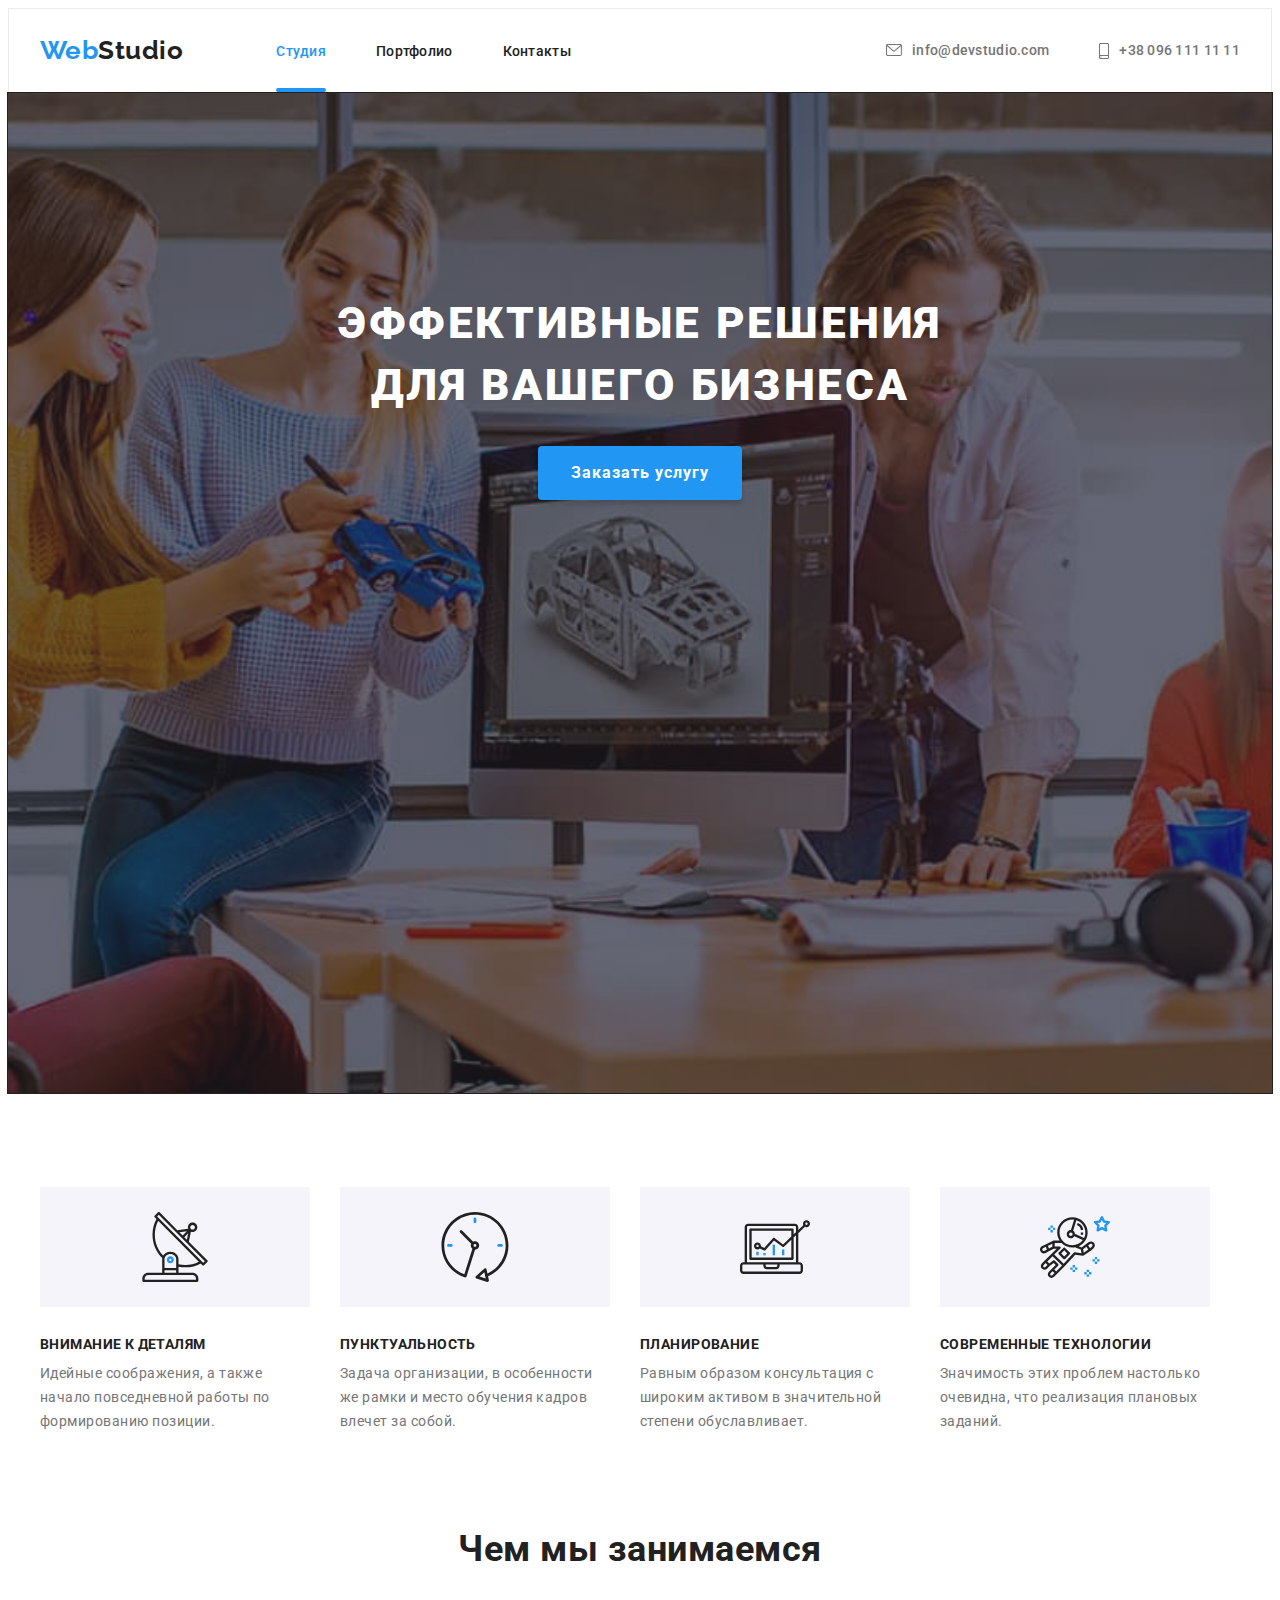
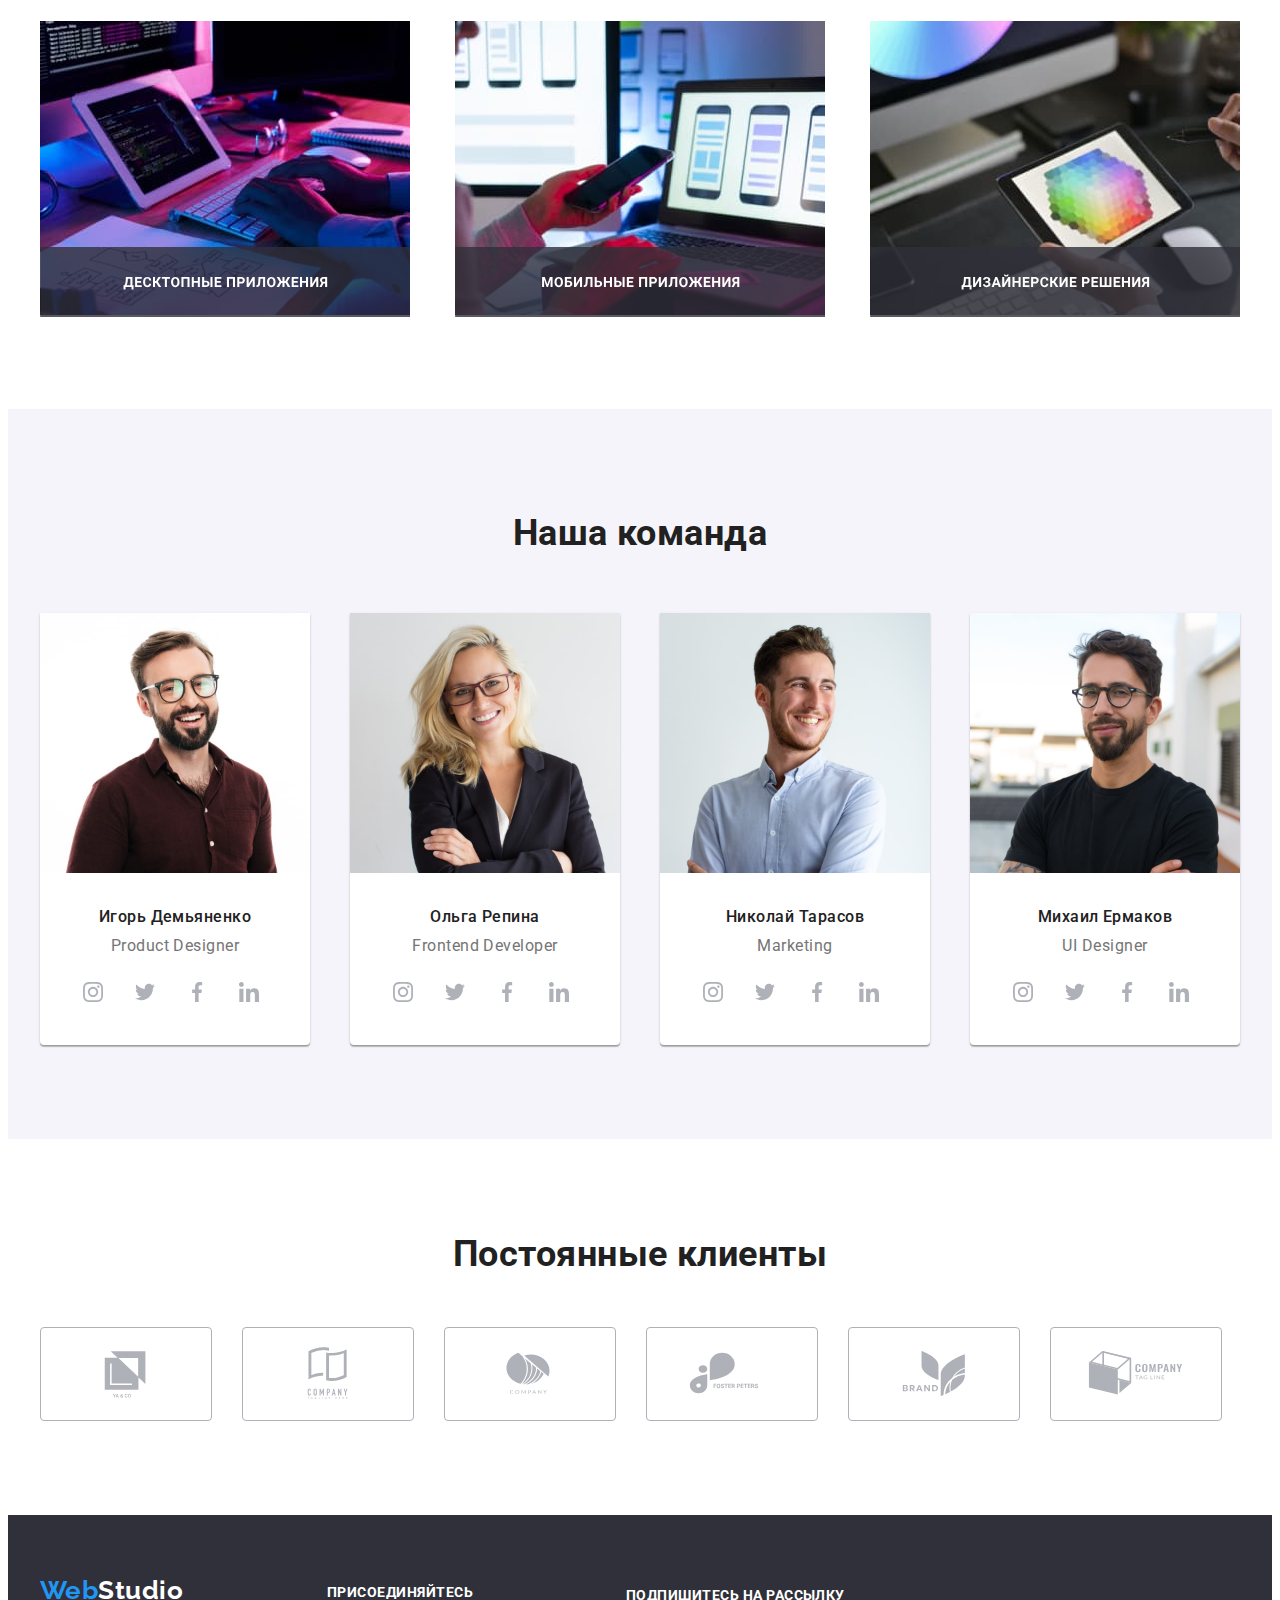
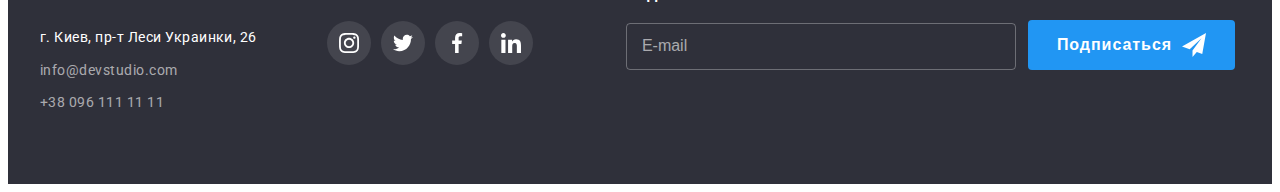
<file: index.html>
<!DOCTYPE html>
<html lang="ru">
  <head>
    <meta charset="UTF-8" />
    <meta http-equiv="X-UA-Compatible" content="IE=edge" />
    <meta name="viewport" content="width=device-width, initial-scale=1.0" />
    <title>Document</title>

    <link
      href="https://fonts.googleapis.com/css2?family=Raleway:wght@700&family=Roboto:wght@400;500;700;900&display=swap"
      rel="stylesheet"
    />
    <link
      rel="stylesheet"
      href="https://cdnjs.cloudflare.com/ajax/libs/modern-normalize/1.1.0/modern-normalize.min.css"
      integrity="sha512-wpPYUAdjBVSE4KJnH1VR1HeZfpl1ub8YT/NKx4PuQ5NmX2tKuGu6U/JRp5y+Y8XG2tV+wKQpNHVUX03MfMFn9Q=="
      crossorigin="anonymous"
      referrerpolicy="no-referrer"
    />
    <link rel="stylesheet" href="css/styles.css" />
  </head>
  <body>
    
    <!-- Шапка -->
    <header class="page-header">
      <div class="container header-container">
        <a href="" class="logo">Web<span>Studio</span></a>
        <nav class="header-nav">
          <ul class="header-list list">
            <li class="header-item">
              <a href="./index.html" class="header-link current">Студия</a>
            </li>
            <li class="header-item">
              <a href="./portfolio.html" class="header-link">Портфолио</a>
            </li>
            <li class="header-item">
              <a href="" class="header-link">Контакты</a>
            </li>
          </ul>
        </nav>
        <div class="header-connect">
          <ul class="contact-info list">
            <li class="header-item">
              <a
                href="mailto:info@devstudio.com"
                class="contact-mail contact-link"
              >
                <svg class="button-icon" width="16px" height="12px">
                  <use href="imgs/icons.svg/sprite.svg#headerenvelope"></use>
                </svg>
                info@devstudio.com</a
              >
            </li>

            <li class="header-item">
              <a href="tel:+380961111111" class="phone contact-link">
                <svg class="button-icon" width="10px" height="16px">
                  <use href="imgs/icons.svg/sprite.svg#headersmartphone"></use>
                </svg>
                +38 096 111 11 11
              </a>
            </li>
          </ul>
        </div>
      </div>
    </header>

    <main>

 <!--Кнопка-->

      <section class="body-button-section overlay">
        <div class="container">
          <h1 class="button-title">
            Эффективные решения<br />
            для вашего бизнеса
          </h1>
          <button type="button" class="button btn" data-modal-open>Заказать услугу</button>
        </div>
      </section>

       <!--Преимущества-->

      <section class="section features-section">
        <h2 class="visually-hidden">Преимущества работы с нами</h2>
        <ul class="container features-container">
          <li class="features-list icon-satellite">
            <div class="features-list-icon">
              <svg class="features-icon">
                <use href="imgs/icons.svg/sprite.svg#featantenna"></use>
              </svg>
            </div>
            <h3 class="features-title">Внимание к деталям</h3>
            <p class="text">
              Идейные соображения, а также начало повседневной работы по
              формированию позиции.
            </p>
          </li>

          <li class="features-list icon-clock">
            <div class="features-list-icon">
              <svg class="features-icon">
                <use href="imgs/icons.svg/sprite.svg#featclock"></use>
              </svg>
            </div>
            <h3 class="features-title">Пунктуальность</h3>
            <p class="text">
              Задача организации, в особенности же рамки и место обучения кадров
              влечет за собой.
            </p>
          </li>

          <li class="features-list icon-note">
            <div class="features-list-icon">
              <svg class="features-icon">
                <use href="imgs/icons.svg/sprite.svg#featdiagram"></use>
              </svg>
            </div>
            <h3 class="features-title">Планирование</h3>
            <p class="text">
              Равным образом консультация с широким активом в значительной
              степени обуславливает.
            </p>
          </li>

          <li class="features-list icon-spaceman">
            <div class="features-list-icon">
              <svg class="features-icon">
                <use href="imgs/icons.svg/sprite.svg#featastronaut"></use>
              </svg>
            </div>
            <h3 class="features-title">Современные технологии</h3>
            <p class="text">
              Значимость этих проблем настолько очевидна, что реализация
              плановых заданий.
            </p>
          </li>
        </ul>
      </section>

 <!--Услуги-->

      <section class="section">
        <h2 class="section-title">Чем мы занимаемся</h2>
        <div class="container services-container">
          <ul class="list-container">

            <li class="services-item">
              
              <img
                src="./imgs/img1.jpg"
                alt="На столе стоит компьютер, руки набирают что-то на клавиатуре"
                width="370"
                height="294"
              />
              <div class="product-actions">
            <link aria-label="ДЕСКТОПНЫЕ ПРИЛОЖЕНИЯ" class="item" >
            <svg class="icon" >
            <use href="./imgs/icons.svg/sprite.svg#icon-desktopapp"></use>
          </svg>
        </link>
          
          </div>
            </li>            
            <li class="services-item">
              <img
                src="./imgs/img2.jpg"
                alt="На столе стоит компьютер, левая рука держит телефон, правая прикасается к тачпаду"
                width="370"
                height="294"
              />
              <div class="product-actions">
              <link aria-label="МОБИЛЬНЫЕ ПРИЛОЖЕНИЯ" class="item">
              <svg class="icon">
              <use href="imgs/icons.svg/sprite.svg#icon-mobileapp"></use>
              </svg>
            </link>
              </div>
            </li>
            <li class="services-item">
              <img
                src="./imgs/img3.jpg"
                alt="На столе стоит компьютер, левая рука держит планшет с палитрой цветов, правая рука держит стилиус"
                width="370"
                height="294"
              />
              <div class="product-actions">
              <link aria-label="ДИЗАЙНЕРСКИЕ РЕШЕНИЯ" class="item">
              <svg class="icon">
              <use href="imgs/icons.svg/sprite.svg#icon-designerdec" ></use>
              </svg>
            </link>
          </div>
            </li>
          </ul>
        </div>
      </section>

      <!--Команда-->

      <section class="hero-section">
        <h2 class="hero-title">Наша команда</h2>

        <ul class="hero-list">
          <div class="container hero-container">
            <li class="hero-item">
              <img
                src="./imgs/img4.jpg"
                alt="Игорь Демьяненко Продакт Дизайнер"
                width="270"
                height="260"
              />
              <div class="hero-text">
                <h3 class="hero-name">Игорь Демьяненко</h3>
                <p class="position">Product Designer</p>
              </div>
              <div>
                <ul class="socialmedia-buttons">
                  <li>
                    <button class="button-item">
                      <svg class="socialmedia-icon">
                        <use
                          href="imgs/icons.svg/sprite.svg#icon-instagram"
                        ></use>
                      </svg>
                    </button>
                  </li>
                  <li>
                    <button class="button-item">
                      <svg class="socialmedia-icon">
                        <use
                          href="imgs/icons.svg/sprite.svg#icon-twitter"
                        ></use>
                      </svg>
                    </button>
                  </li>
                  <li>
                    <button class="button-item">
                      <svg class="socialmedia-icon">
                        <use
                          href="imgs/icons.svg/sprite.svg#icon-facebook"
                        ></use>
                      </svg>
                    </button>
                  </li>
                  <li>
                    <button class="button-item">
                      <svg class="socialmedia-icon">
                        <use
                          href="imgs/icons.svg/sprite.svg#icon-linkedin"
                        ></use>
                      </svg>
                    </button>
                  </li>
                </ul>
              </div>
            </li>
            <li class="hero-item">
              <img
                src="./imgs/img5.jpg"
                alt="Ольга Репина Фронтенд Девелопер"
                width="270"
                height="260"
              />
              <div class="hero-text">
                <h3 class="hero-name">Ольга Репина</h3>
                <p class="position">Frontend Developer</p>
              </div>
              <div>
                <ul class="socialmedia-buttons">
                  <li>
                    <button class="button-item">
                      <svg class="socialmedia-icon">
                        <use
                          href="imgs/icons.svg/sprite.svg#icon-instagram"
                        ></use>
                      </svg>
                    </button>
                  </li>
                  <li>
                    <button class="button-item">
                      <svg class="socialmedia-icon">
                        <use
                          href="imgs/icons.svg/sprite.svg#icon-twitter"
                        ></use>
                      </svg>
                    </button>
                  </li>
                  <li>
                    <button class="button-item">
                      <svg class="socialmedia-icon">
                        <use
                          href="imgs/icons.svg/sprite.svg#icon-facebook"
                        ></use>
                      </svg>
                    </button>
                  </li>
                  <li>
                    <button class="button-item">
                      <svg class="socialmedia-icon">
                        <use
                          href="imgs/icons.svg/sprite.svg#icon-linkedin"
                        ></use>
                      </svg>
                    </button>
                  </li>
                </ul>
              </div>
            </li>
            <li class="hero-item">
              <img
                src="./imgs/img6.jpg"
                alt="Николай Тарасов Маркетинг"
                width="270"
                height="260"
              />
              <div class="hero-text">
                <h3 class="hero-name">Николай Тарасов</h3>
                <p class="position">Marketing</p>
              </div>
              <div>
                <ul class="socialmedia-buttons">
                  <li>
                    <button class="socialmedia button-item">
                      <svg class="socialmedia-icon">
                        <use
                          href="imgs/icons.svg/sprite.svg#icon-instagram"
                        ></use>
                      </svg>
                    </button>
                  </li>
                  <li>
                    <button class="button-item">
                      <svg class="socialmedia-icon">
                        <use
                          href="imgs/icons.svg/sprite.svg#icon-twitter"
                        ></use>
                      </svg>
                    </button>
                  </li>
                  <li>
                    <button class="button-item">
                      <svg class="socialmedia-icon">
                        <use
                          href="imgs/icons.svg/sprite.svg#icon-facebook"
                        ></use>
                      </svg>
                    </button>
                  </li>
                  <li>
                    <button class="button-item">
                      <svg class="socialmedia-icon">
                        <use
                          href="imgs/icons.svg/sprite.svg#icon-linkedin"
                        ></use>
                      </svg>
                    </button>
                  </li>
                </ul>
              </div>
            </li>
            <li class="hero-item">
              <img
                src="./imgs/img7.jpg"
                alt="Михаил Ермаков ЮИ Дизайнер"
                width="270"
                height="260"
              />
              <div class="hero-text">
                <h3 class="hero-name">Михаил Ермаков</h3>
                <p class="position">UI Designer</p>
              </div>
              <div>
                <ul class="socialmedia-buttons">
                  <li>
                    <button class="button-item">
                      <svg class="socialmedia-icon">
                        <use
                          href="imgs/icons.svg/sprite.svg#icon-instagram"
                        ></use>
                      </svg>
                    </button>
                  </li>
                  <li>
                    <button class="button-item">
                      <svg class="socialmedia-icon">
                        <use
                          href="imgs/icons.svg/sprite.svg#icon-twitter"
                        ></use>
                      </svg>
                    </button>
                  </li>
                  <li>
                    <button class="button-item">
                      <svg class="socialmedia-icon">
                        <use
                          href="./imgs/icons.svg/sprite.svg#icon-facebook"
                        ></use>
                      </svg>
                    </button>
                  </li>
                  <li>
                    <button class="button-item">
                      <svg class="socialmedia-icon">
                        <use
                          href="imgs/icons.svg/sprite.svg#icon-linkedin"
                        ></use>
                      </svg>
                    </button>
                  </li>
                </ul>
              </div>
            </li>
          </div>
        </ul>
      </section>

     <!--Постоянные клиенты-->

      <section class="section clients-section">
        <h2 class="section-title clients-title">Постоянные клиенты</h2>
        <ul class="container clients-container">

          <li class="clients-list">
            <a href="" class="clients-list-icon">
              <svg class="clients-icon" width="106" height="60">
                <use href="imgs/icons.svg/sprite.svg#client1"></use>
              </svg>
              </a>
            
          </li>

          <li class="clients-list">
            <a href="" class="clients-list-icon">
              <svg class="clients-icon" width="106" height="60">
                <use href="imgs/icons.svg/sprite.svg#client2"></use>
              </svg>
            </a>
          </li>

          <li class="clients-list">
            <a href="" class="clients-list-icon">
              <svg class="clients-icon" width="106" height="60">
                <use href="imgs/icons.svg/sprite.svg#client3"></use>
              </svg>
            </a>
          </li>

          <li class="clients-list">
            <a href="" class="clients-list-icon">
              <svg class="clients-icon" width="106" height="60">
                <use href="imgs/icons.svg/sprite.svg#client4"></use>
              </svg>
            </a>
          </li>
          <li class="clients-list">
            <a href="" class="clients-list-icon">
              <svg class="clients-icon" width="106" height="60">
                <use href="imgs/icons.svg/sprite.svg#client5"></use>
              </svg>
            </a>
          </li>
          <li class="clients-list">
            <a href="" class="clients-list-icon">
              <svg class="clients-icon" width="106" height="60">
                <use href="imgs/icons.svg/sprite.svg#client6"></use>
              </svg>
            </a>
          </li>
        </ul>
      </section>

    </main>
   <!--Футер-->
    
    <footer class="footer">
      <div class="container footer-body">
        <!--обертка-->
        <div class="footer-left">
          <div class="footer-logo">
            <a href="" class="logo-footer">Web<span>Studio</span></a>
          </div>

          <ul class="footer-contacts">
            <li class="footer-contact">
              <a
                class="contact-adress footer-link"
                href="https://goo.gl/maps/xMvpBYhVckhE2SyW7"
                >г. Киев, пр-т Леси Украинки, 26</a
              >
            </li>
            <li class="footer-contact">
              <a class="contact-mail footer-link" href="mailto:info@devstudio.com"
                >info@devstudio.com</a
              >
            </li>
            <li class="footer-contact">
              <a class="contact-phone footer-link" href="tel:+380961111111"
                >+38 096 111 11 11</a
              >
            </li>
          </ul>
        </div>
        <div class="footer-socialmedia">
            <h3 class="join">ПРИСОЕДИНЯЙТЕСЬ</h3>
            <ul class="join-sociallinks">
              <li class="join-item">
                  <a class="footersoc-item" href="">
                    <svg class="footersoc-icon">
                      <use
                        href="imgs/icons.svg/sprite.svg#icon-instagram"
                      ></use>
                    </svg>
                  </a>
              </li>

              <li class="join-item">
                  <a class="footersoc-item" href="">
                    <svg class="footersoc-icon">
                      <use href="imgs/icons.svg/sprite.svg#icon-twitter"></use>
                    </svg>
                  </a>
              </li>
              <li class="join-item">
                  <a class="footersoc-item" href="">
                    <svg class="footersoc-icon">
                      <use
                        href="./imgs/icons.svg/sprite.svg#icon-facebook"
                      ></use>
                    </svg>
                  </a>
              </li>
              <li class="join-item">
                  <a class="footersoc-item" href="">
                    <svg class="footersoc-icon">
                      <use href="imgs/icons.svg/sprite.svg#icon-linkedin"></use>
                    </svg>
                  </a>
              </li>
            </ul>
        </div>
        <form class="footer-form">
          <label class="footer-form__field">
            <span class="footer-form__label">Подпишитесь на рассылку</span>
            <input
              type="email"
              name="email"
              class="footer-form__input"
              placeholder="E-mail"
            />
          </label>

          <button type="submit" class="footer-form__button">
            <span>Подписаться</span>
            <svg class="footer-form__icon" width="24px" height="24px">
              <use href="./imgs/icons.svg/sprite.svg#icon-send"></use>
            </svg>
          </button>
        </form>
      </div>
    </footer>

    <!-- Модальное окно -->

    <div class="backdrop is-hidden" data-modal>
      <div class="modal">
        <button class="modal__button" data-modal-close>
          <svg class="modal__icon" width="18px" height="18px">
            <use href="imgs/icons.svg/sprite.svg#close"></use>
          </svg>
        </button>
        <form class="form">
          <p class="form__title">Оставьте свои данные, мы вам перезвоним</p>

          <label class="form__field">
            <span class="form__label">Имя</span>
            <span class="form__conteiner">
              <input type="text" name="name" class="form__input" />
              <svg class="form__icon" width="18px" height="18px">
                <use href="imgs/icons.svg/sprite.svg#person"></use>
              </svg>
            </span>
          </label>

          <label class="form__field">
            <span class="form__label">Телефон</span>
            <span class="form__conteiner">
              <input type="tel" name="tel" class="form__input" />
              <svg class="form__icon" width="18px" height="18px">
                <use href="imgs/icons.svg/sprite.svg#phone"></use>
              </svg>
            </span>
          </label>

          <label class="form__field">
            <span class="form__label">Почта</span>
            <span class="form__conteiner">
              <input type="email" name="email" class="form__input" />
              <svg class="form__icon" width="18px" height="18px">
                <use href="imgs/icons.svg/sprite.svg#email"></use>
              </svg>
            </span>
          </label>

          <label class="form__field">
            <span class="form__label">Комментарий</span>
            <textarea
              name="comment"
              class="form__textarea"
              placeholder="Введите текст"
            ></textarea>
          </label>
          <label class="checkbox">
            <input type="checkbox" name="checkbox" class="checkbox__input" />
            <span class="checkbox__icon"></span>
            <span class="checkbox__agreement">
              Соглашаюсь с рассылкой и принимаю
              <a href="" class="checkbox__link">Условия договора</a>
            </span>
          </label>
          <button class="form__button" type="submit">Отправить</button>
        </form>
      </div>
    </div>
    <script src="./js/modal.js"></script>
  </body>
</html>
</file>
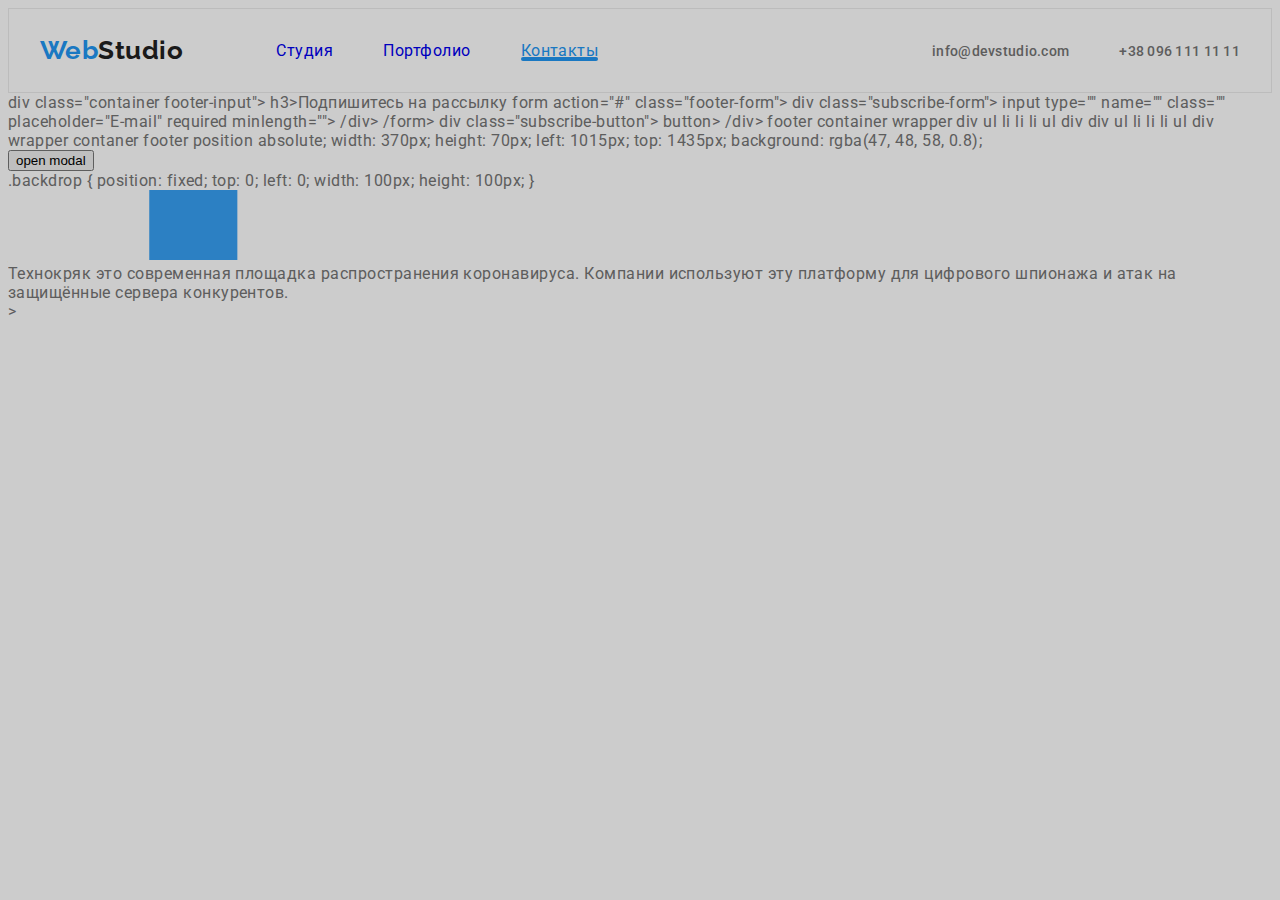
<file: contacts.html>
<!DOCTYPE html>
<html lang="ru">
  <head>
    <meta charset="UTF-8" />
    <meta http-equiv="X-UA-Compatible" content="IE=edge" />
    <meta name="viewport" content="width=device-width, initial-scale=1.0" />
    <title>Document</title>

    <link
      href="https://fonts.googleapis.com/css2?family=Raleway:wght@700&family=Roboto:wght@400;500;700;900&display=swap"
      rel="stylesheet"
    />
    <link
      rel="stylesheet"
      href="https://cdnjs.cloudflare.com/ajax/libs/modern-normalize/1.1.0/modern-normalize.min.css"
      integrity="sha512-wpPYUAdjBVSE4KJnH1VR1HeZfpl1ub8YT/NKx4PuQ5NmX2tKuGu6U/JRp5y+Y8XG2tV+wKQpNHVUX03MfMFn9Q=="
      crossorigin="anonymous"
      referrerpolicy="no-referrer"
    />

    <link rel="stylesheet" href="css/styles.css" />

    <body>
      <!-- Шапка -->
      <header class="page-header third">
        <div class="container header-container">
          <a href="" class="logo">Web<span>Studio</span></a>
          <nav class="header-nav">
            <ul class="header-list list">
              <li class="header-item">
                <a href="./index.html" class="link">Студия</a>
              </li>
              <li class="header-item">
                <a href="./portfolio.html" class="link">Портфолио</a>
              </li>
              <li class="header-item">
                <a href="./contacts.html" class="link current">Контакты</a>
              </li>
            </ul>
          </nav>
          <div class="header-connect">
            <ul class="contact-info">
              <li class="header-item">
                <a href="mailto:info@devstudio.com" class="contact-mail"
                  >info@devstudio.com</a
                >
              </li>
              <li class="header-item">
                <a href="tel:+380961111111" class="phone">+38 096 111 11 11</a>
              </li>
            </ul>
          </div>
        </div>
      </header>
    </body>
  </head>
</html>
   div class="container footer-input">
        h3>Подпишитесь на рассылку</h3>
        form action="#" class="footer-form">
          div class="subscribe-form">
           input type="" name="" class="" placeholder="E-mail" required minlength="">
          /div>
        /form>
      
      div class="subscribe-button">
        button></button>
      /div>
      footer container wrapper div ul li li li ul div div ul li li li ul div
    wrapper contaner footer
    <div class="backdrop is-hidden" data-modal>
      <div class="modal">
        <button type="button" class="modal-close" data-modal-close>X</button>
      </div>
    </div>
  </body>
  <script>
    (() => {
      const refs = {
        openModalBtn: document.querySelector("[data-modal-open]"),
        closeModalBtn: document.querySelector("[data-modal-close]"),
        modal: document.querySelector("[data-modal]"),
      };

      refs.openModalBtn.addEventListener("click", toggleModal);
      refs.closeModalBtn.addEventListener("click", toggleModal);

      function toggleModal() {
        refs.modal.classList.toggle("is-hidden");
      }
    })();
  </script>

  
position absolute;
width: 370px;
height: 70px;
left: 1015px;
top: 1435px;

background: rgba(47, 48, 58, 0.8);

<p></p>
<button>open modal</button>
<p></p>
<div class="backdrop"></div> 

.backdrop {
  position: fixed;
  top: 0;
  left: 0;
  width: 100px;
  height: 100px;

}<div class="portfolio-actions">
            <link aria-label="" class="item" >
            <svg class="icon" >
            <use href="./imgs/icons.svg/sprite.svg#icon-hover-overlay"></use>
          </svg>
          <p class="icon-text">Технокряк это современная площадка распространения коронавируса. Компании используют эту платформу для цифрового шпионажа и атак на защищённые сервера конкурентов.</p>
        </link>
        </div>
    </li>>
</file>
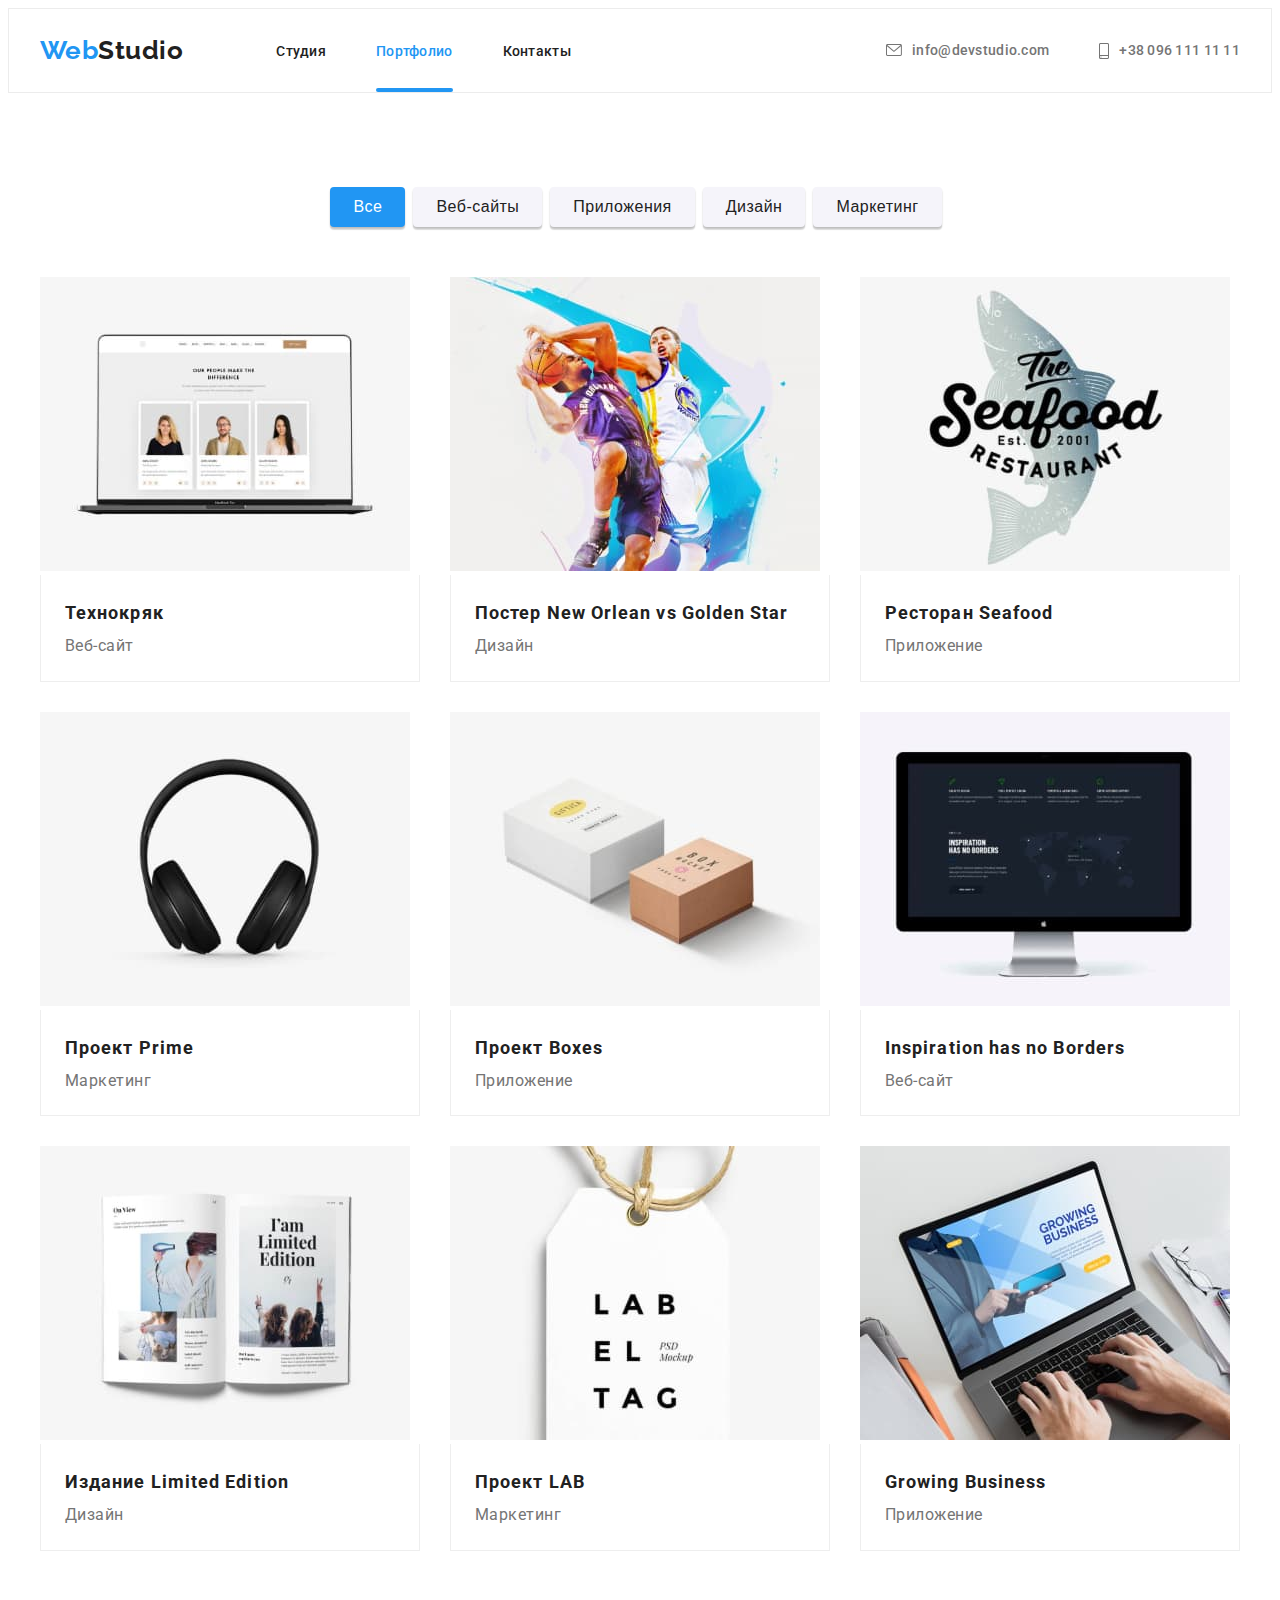
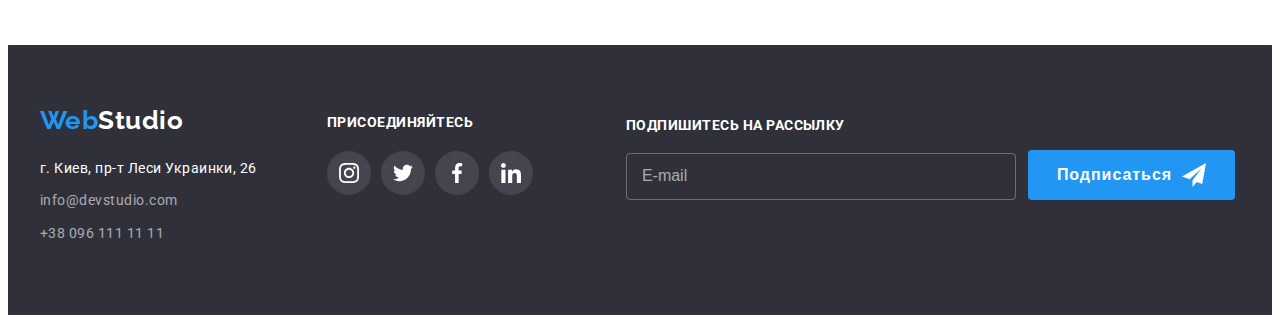
<file: portfolio.html>
<!DOCTYPE html>
<html lang="ru">
  <head>
    <meta charset="UTF-8" />
    <meta http-equiv="X-UA-Compatible" content="IE=edge" />
    <meta name="viewport" content="width=device-width, initial-scale=1.0" />
    <title>Портфолио</title>
    
     <link
      href="https://fonts.googleapis.com/css2?family=Raleway:wght@700&family=Roboto:wght@400;500;700;900&display=swap"
      rel="stylesheet"
    />
<link rel="stylesheet" href="https://cdnjs.cloudflare.com/ajax/libs/modern-normalize/1.1.0/modern-normalize.min.css" integrity="sha512-wpPYUAdjBVSE4KJnH1VR1HeZfpl1ub8YT/NKx4PuQ5NmX2tKuGu6U/JRp5y+Y8XG2tV+wKQpNHVUX03MfMFn9Q==" crossorigin="anonymous" referrerpolicy="no-referrer" />

    <link rel="stylesheet" href="css/styles.css" />
    
      <body>
  
    <!-- Шапка -->
    <header class="page-header">
      <div class="container header-container">
        <a href="" class="logo">Web<span>Studio</span></a>
        <nav class="header-nav">
          <ul class="header-list list">
            <li class="header-item">
              <a href="./index.html" class="header-link ">Студия</a>
            </li>
            <li class="header-item">
              <a href="./portfolio.html" class="header-link current">Портфолио</a>
            </li>
            <li class="header-item">
              <a href="" class="header-link">Контакты</a>
            </li>
          </ul>
        </nav>
        <div class="header-connect">
          <ul class="contact-info list">
            <li class="header-item">
              <a
                href="mailto:info@devstudio.com"
                class="contact-mail contact-link"
              >
                <svg class="button-icon" width="16px" height="12px">
                  <use href="imgs/icons.svg/sprite.svg#headerenvelope"></use>
                </svg>
                info@devstudio.com</a
              >
            </li>

            <li class="header-item">
              <a href="tel:+380961111111" class="phone contact-link">
                <svg class="button-icon" width="10px" height="16px">
                  <use href="imgs/icons.svg/sprite.svg#headersmartphone"></use>
                </svg>
                +38 096 111 11 11
              </a>
            </li>
          </ul>
        </div>
      </div>
    </header>

    
 
<main>
  <section class="section projects-section">
    <div class="container">
  <h1 class="visually-hidden">Наши проекты</h1>
  
 <!--Фильтр-->
 <div class="buttons-portfolio">
<ul class="project-buttons menu">
      
      <li class="button-item">
        <button type="button" class="btn-portfolio btn-portfolio-current menu">Все</button>
      </li>
      <li class="button-item">
        <button type="button" class="btn-portfolio menu">Веб-сайты</button>
      </li>
      <li class="button-item">
        <button type="button" class="btn-portfolio menu">Приложения</button>
      </li>
      <li class="button-item">
        <button type="button" class="btn-portfolio menu">Дизайн</button>
      </li>
      <li class="button-item"> 
        <button type="button" class="btn-portfolio menu">Маркетинг</button>
      </li>
    </ul>
    </div>
  <!--Проекты-->


   <ul class="projects-list">
    <li class="projects-item">
      <div class="projects-overley"> 
        <img src="./imgs/img21.jpg" alt="Сайт" width="370">
        <div class="projects-overley-conteiner">
          <p class="projects-overley-text">Технокряк это современная площадка распространения 
            коронавируса. Компании используют эту платформу для
             цифрового шпионажа и атак на защищённые сервера 
             конкурентов.</p>
        </div>
        </div>
        <div class="projects-info">
        <h2 class="projects-name">Технокряк</h2>
        <p class="projects-text">Веб-сайт</p>
      </div>
    </li>
    <li class="projects-item">
      <div class="projects-overley"> 
      <img src="./imgs/img22.jpg" alt="Два баскетболиста" width="370">
      <div class="projects-overley-conteiner">
        <p class="projects-overley-text">Технокряк это современная площадка распространения 
          коронавируса. Компании используют эту платформу для
           цифрового шпионажа и атак на защищённые сервера 
           конкурентов.</p>
      </div>
    </div>
      <div class="projects-info">
      <h2 class="projects-name">Постер New Orlean vs Golden Star</h2>
      <p class="projects-text">Дизайн</p>
    </div>
    </li>
    <li class="projects-item">
      <div class="projects-overley"> 
      <img src="./imgs/img23.jpg" alt="Логотип" width="370">
      <div class="projects-overley-conteiner">
        <p class="projects-overley-text">Технокряк это современная площадка распространения 
          коронавируса. Компании используют эту платформу для
           цифрового шпионажа и атак на защищённые сервера 
           конкурентов.</p>
      </div>
    </div>
      <div class="projects-info">
      <h2 class="projects-name">Ресторан Seafood</h2>
      <p class="projects-text">Приложение</p>
    </div>
    </li>
    <li class="projects-item">
      <div class="projects-overley"> 
      <img src="./imgs/img24.jpg" alt="Наушники" width="370">
      <div class="projects-overley-conteiner">
        <p class="projects-overley-text">Технокряк это современная площадка распространения 
          коронавируса. Компании используют эту платформу для
           цифрового шпионажа и атак на защищённые сервера 
           конкурентов.</p>
      </div>
    </div>
      <div class="projects-info">
      <h2 class="projects-name">Проект Prime</h2>
      <p class="projects-text">Маркетинг</p>
    </div>
    </li>
    <li class="projects-item">
      <div class="projects-overley"> 
      <img src="./imgs/img25.jpg" alt="Две коробки" width="370">
      <div class="projects-overley-conteiner">
        <p class="projects-overley-text">Технокряк это современная площадка распространения 
          коронавируса. Компании используют эту платформу для
           цифрового шпионажа и атак на защищённые сервера 
           конкурентов.</p>
      </div>
    </div>
      <div class="projects-info">
      <h2 class="projects-name">Проект Boxes</h2>
      <p class="projects-text">Приложение</p>
    </div>
    </li>
    <li class="projects-item">
      <div class="projects-overley"> 
      <img src="./imgs/img26.jpg" alt="Монитор компьютера" width="370">
      <div class="projects-overley-conteiner">
        <p class="projects-overley-text">Технокряк это современная площадка распространения 
          коронавируса. Компании используют эту платформу для
           цифрового шпионажа и атак на защищённые сервера 
           конкурентов.</p>
      </div>
    </div>
      <div class="projects-info">
      <h2 class="projects-name">Inspiration has no Borders</h2>
      <p class="projects-text">Веб-сайт</p>
    </div>
    </li>
    <li class="projects-item">
      <div class="projects-overley"> 
      <img src="./imgs/img27.jpg" alt="Книга" width="370">
      <div class="projects-overley-conteiner">
        <p class="projects-overley-text">Технокряк это современная площадка распространения 
          коронавируса. Компании используют эту платформу для
           цифрового шпионажа и атак на защищённые сервера 
           конкурентов.</p>
      </div>
    </div>
      <div class="projects-info">
      <h2 class="projects-name">Издание Limited Edition</h2>
      <p class="projects-text">Дизайн</p>
    </div>
    </li>
    <li class="projects-item">
      <div class="projects-overley"> 
      <img src="./imgs/img28.jpg" alt="Бирка" width="370">
      <div class="projects-overley-conteiner">
        <p class="projects-overley-text">Технокряк это современная площадка распространения 
          коронавируса. Компании используют эту платформу для
           цифрового шпионажа и атак на защищённые сервера 
           конкурентов.</p>
      </div>
    </div>
      <div class="projects-info">
      <h2 class="projects-name">Проект LAB</h2>
      <p class="projects-text">Маркетинг</p>
    </div>
    </li>
    <li class="projects-item">
      <div class="projects-overley"> 
      <img src="./imgs/img29.jpg" alt="Ноутбук" width="370">
      <div class="projects-overley-conteiner">
        <p class="projects-overley-text">Технокряк это современная площадка распространения 
          коронавируса. Компании используют эту платформу для
           цифрового шпионажа и атак на защищённые сервера 
           конкурентов.</p>
      </div>
    </div>
      <div class="projects-info">
      <h2 class="projects-name">Growing Business</h2>
      <p class="projects-text">Приложение</p>
    </div>
  </li>
    
</ul>
</section> 
</main>
   <!--Футер-->
    
    <footer class="footer">
      <div class="container footer-body">
        <!--обертка-->
        <div class="footer-left">
          <div class="footer-logo">
            <a href="" class="logo-footer">Web<span>Studio</span></a>
          </div>

          <ul class="footer-contacts">
            <li class="footer-contact">
              <a
                class="contact-adress footer-link"
                href="https://goo.gl/maps/xMvpBYhVckhE2SyW7"
                >г. Киев, пр-т Леси Украинки, 26</a
              >
            </li>
            <li class="footer-contact">
              <a class="contact-mail footer-link" href="mailto:info@devstudio.com"
                >info@devstudio.com</a
              >
            </li>
            <li class="footer-contact">
              <a class="contact-phone footer-link" href="tel:+380961111111"
                >+38 096 111 11 11</a
              >
            </li>
          </ul>
        </div>
        <div class="footer-socialmedia">
            <h3 class="join">ПРИСОЕДИНЯЙТЕСЬ</h3>
            <ul class="join-sociallinks">
              <li class="join-item">
                  <a class="footersoc-item" href="">
                    <svg class="footersoc-icon">
                      <use
                        href="imgs/icons.svg/sprite.svg#icon-instagram"
                      ></use>
                    </svg>
                  </a>
              </li>

              <li class="join-item">
                  <a class="footersoc-item" href="">
                    <svg class="footersoc-icon">
                      <use href="imgs/icons.svg/sprite.svg#icon-twitter"></use>
                    </svg>
                  </a>
              </li>
              <li class="join-item">
                  <a class="footersoc-item" href="">
                    <svg class="footersoc-icon">
                      <use
                        href="./imgs/icons.svg/sprite.svg#icon-facebook"
                      ></use>
                    </svg>
                  </a>
              </li>
              <li class="join-item">
                  <a class="footersoc-item" href="">
                    <svg class="footersoc-icon">
                      <use href="imgs/icons.svg/sprite.svg#icon-linkedin"></use>
                    </svg>
                  </a>
              </li>
            </ul>
        </div>
        <form class="footer-form">
          <label class="footer-form__field">
            <span class="footer-form__label">Подпишитесь на рассылку</span>
            <input
              type="email"
              name="email"
              class="footer-form__input"
              placeholder="E-mail"
            />
          </label>

          <button type="submit" class="footer-form__button">
            <span>Подписаться</span>
            <svg class="footer-form__icon" width="24px" height="24px">
              <use href="./imgs/icons.svg/sprite.svg#icon-send"></use>
            </svg>
          </button>
        </form>
      </div>
    </footer>
  </body>
</html>
</file>
<file: css/styles.css>
:root {
  --primary-text-color: #757575;
  --title-text-color: #212121;
  --accent-color: #2196f3;
  --background-color: #e5e5e5;
  --background-dark: #2f303a;
  --backround-middle: #f5f4fa;
  --white: #ffffff;
  --light-grey: rgba(255, 255, 255, 0.6);
  --middle-margin: 30px;
}
p,
h1,
h2,
h3,
h4,
h5,
h6 {
  margin: 0;
}
ul,
ol {
  margin: 0;
  padding: 0;
}
button {
  cursor: pointer;
}

body {
  color: var(--primary-text-color);
  font-family: "Roboto", sans-serif;
  letter-spacing: 0.03em;
}
body.modal-open {
  overflow-y: hidden;
}
/*Утилиты*/

.list {
  padding: 0;
  margin: 0;
  list-style: none;
}
.link {
  text-decoration: none;
}
.section {
  padding-top: 94px;
  padding-bottom: 94px;
}
.container {
  width: 1200px;
  padding-left: 15px;
  padding-right: 15px;
  margin: 0 auto;
  /* outline: 2px solid red; */
}

/* Шапка */
.page-header {
  background-color: var(--white);
  border: 1px solid #ececec;
}
.header-container {
  display: flex;
  align-items: center;
  margin-left: auto;
}

.header-connect {
  margin-left: auto;
}

.header-list {
  display: flex;
  align-items: center;
}

.logo {
  margin-right: 93px;
  text-decoration: none;
  font-family: "Raleway", sans-serif;
  font-weight: bold;
  font-size: 26px;
  line-height: 1.11;

  color: var(--accent-color);
}
.logo span {
  color: var(--title-text-color);
}

li {
  list-style-type: none;
}

.header-nav .header-link {
  padding-top: 32px;
  padding-bottom: 32px;
  color: var(--title-text-color);
  text-decoration: none;

  font-weight: 500;
  font-size: 14px;
  line-height: 1;
  letter-spacing: 0.02em;

  transition: color 250ms cubic-bezier(0.4, 0, 0.2, 1);
}
.header-nav {
  padding-top: 32px;
  padding-bottom: 32px;
}

.header-nav .current {
  color: var(--accent-color);
  position: relative;
}
.header-nav .current::after {
  content: "";
  position: absolute;
  left: 0;
  bottom: -1px;

  display: block;
  width: 100%;
  height: 4px;
  border-radius: 2px;

  background-color: var(--accent-color);
}
.contact-info {
  display: flex;
}

.contact-info a {
  color: var(--primary-text-color);
  text-decoration: none;
  font-weight: 500;
  font-size: 14px;
  line-height: 1.1;
  letter-spacing: 0.02em;
}
.contact-info {
  display: flex;
  margin-left: auto;
}
.contact-info.contact-mail {
  color: var(--accent-color);
}
.header-item:not(:last-child) {
  margin-right: 50px;
}
.button-icon {
  padding: 0;
  border: none;
  background-color: inherit;
  margin-right: 10px;
  fill: var(--primary-text-color);
  transition: fill 250ms cubic-bezier(0.4, 0, 0.2, 1);
}

.header-link:hover,
.header-link:focus {
  color: var(--accent-color);
}
.contact-link {
  display: flex;
  align-items: center;
}
.contact-link {
  transition: color 250ms cubic-bezier(0.4, 0, 0.2, 1);
}

.contact-link:hover,
.contact-link:focus {
  color: var(--accent-color);
}
.contact-link:hover .button-icon,
.contact-link:focus .button-icon {
  fill: var(--accent-color);
}

/* Кнопка */

.btn {
  min-width: 200px;
  margin: 0;
  padding-bottom: 200px;

  border-radius: 4px;
  padding: 10px 32px;
  background-color: var(--accent-color);
  color: var(--white);
  cursor: pointer;
  border: 1px solid transparent;

  font-family: inherit;
  font-weight: bold;
  font-size: 16px;
  line-height: 2;

  text-align: center;
  letter-spacing: 0.06em;

  box-shadow: 0px 4px 4px rgba(0, 0, 0, 0.15);
  border-radius: 4px;

  transition: background-color 250ms cubic-bezier(0.4, 0, 0.2, 1);
}
.btn:hover,
.btn:focus {
  background-color: #188ce8;
}

.body-button-section {
  background-color: #2f303a;
  color: #ffffff;
  text-align: center;
  padding-top: 200px;
  padding-bottom: 200px;
  margin-bottom: var(--base-margin);
}

.button-title {
  font-weight: 900;
  font-size: 44px;
  line-height: 1.4;

  text-align: center;
  letter-spacing: 0.06em;
  text-transform: uppercase;
  margin-bottom: 30px;
}
.overlay {
  background-image: linear-gradient(
      to right,
      rgba(47, 48, 58, 0.4),
      rgba(47, 48, 58, 0.4)
    ),
    url(../imgs/bckgr.jpg);

  background-repeat: no-repeat;
  background-position: center;
  background-size: cover;
  max-width: 1600px;
  height: 600px;
  margin-left: auto;
  margin-right: auto;
  outline: 1px solid var(--title-text-color);
}
/*Модалка*/

.backdrop {
  position: fixed;
  top: 0;
  left: 0;
  width: 100vw;
  height: 100vh;
  opacity: 1;
  background-color: rgba(0, 0, 0, 0.2);
  transition: opacity 250ms cubic-bezier(0.4, 0, 0.2, 1);
}

.backdrop.is-hidden {
  visibility: hidden;
  opacity: 0;
  pointer-events: none;
}

.modal {
  position: absolute;
  top: 50%;
  left: 50%;
  transform: translate(-50%, -50%) scale(1);
  min-width: 528px;
  padding: 40px;
  background-color: var(--white);
  box-shadow: 0px 1px 3px rgba(0, 0, 0, 0.12), 0px 1px 1px rgba(0, 0, 0, 0.14),
    0px 2px 1px rgba(0, 0, 0, 0.2);
  border-radius: 4px;
  transition: transform 250ms cubic-bezier(0.4, 0, 0.2, 1),
    opacity 250ms cubic-bezier(0.4, 0, 0.2, 1);
}

.backdrop.is-hidden .modal {
  transform: translate(-50%, -50%) scale(1.1);
  opacity: 0;
}
.modal__button {
  position: absolute;
  top: 8px;
  right: 8px;
  display: flex;
  justify-content: center;
  align-items: center;
  width: 30px;
  height: 30px;
  padding: 0;
  border: 1px solid rgba(33, 33, 33, 0.2);
  border-radius: 50%;
  background-color: var(--white);
  color: #000000;
  cursor: pointer;

  transition: color 250ms cubic-bezier(0.4, 0, 0.2, 1);
}
.modal__button:hover {
  color: var(--accent-color);
}

.modal__icon {
  fill: currentColor;
  transition: fill 250ms cubic-bezier(0.4, 0, 0.2, 1);
  cursor: pointer;
}
.modal__button:hover .modal__icon {
  fill: var(--accent-color);
}

.form__title {
  margin-bottom: 12px;
  text-align: center;
  font-size: 20px;
  font-weight: 700;
  line-height: 1.2;
  color: var(--title-text-color);
}

.form__field {
  display: flex;
  flex-direction: column;
  margin-bottom: 10px;
}
.form__field:nth-child(5) {
  margin-bottom: 20px;
}

.form__label {
  margin-bottom: 4px;
  font-size: 12px;
  line-height: 1.2;
  letter-spacing: 0.01em;
}

.form__input {
  width: 100%;
  padding: 11px 42px;
  border-radius: 4px;
  border: 1px solid rgba(33, 33, 33, 0.2);
  transition: border-color 250ms cubic-bezier(0.4, 0, 0.2, 1);
}
.form__input:focus {
  border-color: var(--accent-color);
  outline: none;
}

.form__icon {
  position: absolute;
  top: 50%;
  left: 12px;
  transform: translateY(-50%);
  transition: fill 250ms cubic-bezier(0.4, 0, 0.2, 1);
  fill: var(--title-text-color);
}
.form__input:focus + .form__icon {
  fill: var(--accent-color);
}

.form__conteiner {
  position: relative;
}
.form__textarea {
  padding: 12px 16px;
  height: 120px;
  transition: border-color 250ms cubic-bezier(0.4, 0, 0.2, 1);
  border-radius: 4px;
  border: 1px solid rgba(33, 33, 33, 0.2);
  resize: none;
}
.form__textarea:focus {
  border: 1px solid var(--accent-color);
  outline: none;
}

.form__textarea::placeholder {
  font-size: 14px;
  line-height: 1.2;
  letter-spacing: 0.01em;
  color: rgba(117, 117, 117, 0.5);
}

.checkbox {
  display: flex;
  align-items: center;
  justify-content: center;
  margin-bottom: 30px;
  cursor: pointer;
}
.checkbox__input {
  position: absolute;
  width: 1px;
  height: 1px;
  margin: -1px;
  padding: 0;
  overflow: hidden;
  border: 0;
  clip: rect(0 0 0 0);
}

.checkbox__icon {
  width: 16px;
  height: 15px;
  border: 2px solid var(--title-text-color);
  border-radius: 2px;
}
.checkbox__input:checked + .checkbox__icon {
  background-color: var(--accent-color);
  border-color: var(--accent-color);
  background-image: url("../imgs/icons.svg/icon-check.svg");
  background-size: cover;
  background-position: center;
}
.checkbox__agreement {
  font-size: 14px;
  line-height: 1.7;

  margin-left: 8.38px;
}
.checkbox__link {
  color: var(--accent-color);
}

.form__button {
  display: block;
  margin-right: auto;
  margin-left: auto;
  padding: 10px 55px;
  cursor: pointer;
  border: none;
  border-radius: 4px;
  font-size: 16px;
  line-height: 1.87;
  letter-spacing: 0.06em;
  box-shadow: 0px 4px 4px rgba(0, 0, 0, 0.15);
  color: var(--white);
  background-color: var(--accent-color);
  transition: background-color 250ms cubic-bezier(0.4, 0, 0.2, 1);
}
.form__button:hover,
.form__button:focus {
  background-color: #188ce8;
}

/* Преимущества */

.features-title {
  color: var(--title-text-color);
  font-weight: bold;
  font-size: 14px;
  line-height: 1.1;
  letter-spacing: 0.03em;
  text-transform: uppercase;
  text-align: left;
  margin-bottom: 10px;
}
.features-section {
  padding-bottom: 0;
}
.features-container {
  display: flex;
}
.features-list {
  width: 270px;
}
.features-list:not(:last-child) {
  margin-right: 30px;
}

.features-list-icon {
  display: flex;
  align-items: center;
  justify-content: center;
  margin-bottom: 30px;

  width: 100%;
  height: 120px;
  background-color: var(--backround-middle);
}
.features-icon {
  width: 70px;
  height: 70px;
}

.text {
  color: var(--primary-text-color);
  font-size: 14px;
  line-height: 1.7;
}

/* Услуги */

.list-container {
  display: flex;
  padding: 0;
  margin: 0;
  justify-content: space-between;
}

.list-container:not(:last-child) {
  margin-right: 30px;
}
.section-title {
  color: var(--title-text-color);
  font-weight: bold;
  font-size: 36px;
  line-height: 1.2;
  text-align: center;
  margin-bottom: 50px;
}
.services-item {
  position: relative;
  width: 370px;
  height: 294px;
}
.product-actions {
  position: absolute;
  top: 77%;
  left: 0;
  display: flex;
}
.icon {
  width: 370px;
  height: 70px;
}
/* Команда */

.hero-section {
  background-color: #f5f4fa;
  margin-bottom: var(--base-margin);
  padding-top: 94px;
  padding-bottom: 94px;
}

.hero-title {
  color: var(--title-text-color);
  font-family: inherit;
  font-weight: bold;
  font-size: 36px;
  line-height: 1.67;
  text-align: center;
  margin-bottom: 50px;
}
.hero-container {
  display: flex;
  justify-content: space-between;
  align-items: center;
}
.hero-container:not(:last-child) {
  margin-right: 30px;
}

.hero-item {
  background-color: var(--white);
  box-shadow: 0px 1px 3px rgba(0, 0, 0, 0.12), 0px 1px 1px rgba(0, 0, 0, 0.14),
    0px 2px 1px rgba(0, 0, 0, 0.2);
  border-radius: 0px 0px 4px 4px;
}
.hero-text {
  padding: 30px 30px 0px 30px;
  margin-bottom: 16px;
}
.hero-name {
  color: var(--title-text-color);
  font-family: inherit;
  font-weight: 500;
  font-size: 16px;
  line-height: 1.2;
  text-align: center;
  margin-bottom: 10px;
}
.position {
  font-family: Roboto;
  font-size: 16px;
  font-style: normal;
  font-weight: 400;
  line-height: 1.2;
  letter-spacing: 0.03em;
  text-align: center;
}
.socialmedia-buttons {
  display: flex;
  padding: 0;
  align-items: center;
  justify-content: center;
  background-color: var(--white);
  margin-bottom: 30px;
}
.socialmedia-buttons .button-item {
  display: block;
  padding: 0;
  border: none;
  cursor: pointer;
  background-color: var(--white);
  border-radius: 50%;
  width: 44px;
  height: 44px;
  transition: background-color 250ms cubic-bezier(0.4, 0, 0.2, 1);
}

.button-item:focus,
.button-item:hover {
  background-color: var(--accent-color);
  fill: white;
}
.socialmedia-icon {
  width: 20px;
  height: 20px;
  fill: #afb1b8;
  transition: fill 250ms cubic-bezier(0.4, 0, 0.2, 1);
}

.button-item:hover .socialmedia-icon,
.button-item:hover .socialmedia-icon {
  fill: var(--white);
}
.buttons-portfolio {
  margin-bottom: 50px;
}

.socialmedia-icon:hover,
.socialmedia-icon:focus {
  background-color: var(--accent-color);
  fill: var(--white);
}

.button-item:hover .socialmedia-icon,
.button-item:focus .socialmedia-icon {
  fill: var(--white);
  background-color: var(--accent-color);
}
/*Постоянные клиенты*/

.clients-title {
  color: var(--title-text-color);
  margin-bottom: 50px;
}
.clients-section {
}
.clients-container {
  display: flex;
}
.clients-list {
  border: 1px solid #afb1b8;
  box-sizing: border-box;
  border-radius: 4px;
  padding-bottom: 0;
  cursor: pointer;
  transition: fill 250ms cubic-bezier(0.4, 0, 0.2, 1);
  fill: #afb1b8;
}
.clients-list:focus,
.clients-list:hover {
  border-color: var(--accent-color);
}
.clients-list-icon:focus,
.clients-list-icon:hover {
  fill: var(--accent-color);
}
.clients-list:not(:last-child) {
  margin-right: 30px;
}

.clients-list-icon {
  display: flex;
  align-items: center;
  justify-content: center;
  width: 170px;
  height: 92px;

  fill: #afb1b8;
}
.clients-icon {
  transition: fill 250ms cubic-bezier(0.4, 0, 0.2, 1);
}

/* Футер */

.footer {
  background-color: var(--background-dark);
  padding-bottom: 60px;
  padding-top: 60px;
  left: 0px;
}
.footer-body {
  display: flex;
  align-items: flex-start;
}
.footer-left {
  margin-right: 0;
  margin-right: 70px;
  align-items: left;
  justify-content: left;
}
.logo-footer {
  text-decoration: none;
  font-family: "Raleway", sans-serif;
  font-weight: bold;
  font-size: 26px;
  line-height: 1.2;
  margin-bottom: 20px;

  color: var(--accent-color);
}
.footer-logo {
  margin-bottom: 20px;
}
.logo-footer span {
  color: var(--white);
}

.footer-contact {
  color: var(--light-grey);

  font-family: inherit;
  font-style: normal;
  font-size: 14px;
  line-height: 1.7;
  margin-bottom: 9px;
}
.footer-contact a {
  text-decoration: none;
  color: rgba(255, 255, 255, 0.6);
}
.footer-contacts .contact-adress {
  color: var(--white);
  font-size: 14px;
  line-height: 1.7;
  margin-bottom: 9px;
}

.footer-socialmedia {
  padding-top: 10px;
}
.join {
  text-decoration: none;
  color: var(--white);
  font-weight: bold;
  font-size: 14px;
  line-height: 1.14;
  margin-bottom: 20px;
  text-decoration: none;
}
.join-sociallinks {
  display: flex;
}
.join-item {
  width: 44px;
  height: 44px;
}
.join-item:not(:last-child) {
  margin-right: 10px;
}

.footersoc-item {
  display: flex;
  align-items: center;
  justify-content: center;
  width: 100%;
  height: 100%;
  cursor: pointer;
  border-radius: 50%;
  background-color: rgba(255, 255, 255, 0.1);

  transition: background-color 250ms cubic-bezier(0.4, 0, 0.2, 1);
}
.footersoc-item:hover,
.footersoc-item:focus {
  background-color: var(--accent-color);
}
.footer-link {
  transition: color 250ms cubic-bezier(0.4, 0, 0.2, 1);
}
.footer-link:focus,
.footer-link:hover {
  color: var(--accent-color);
}
.footersoc-icon {
  width: 20px;
  height: 20px;
  fill: var(--white);
}
.footer-form {
  display: flex;
  align-items: flex-end;

  margin-left: 93px;
  padding-top: 12px;
}

.footer-form__field {
  display: flex;
  flex-direction: column;
}
.footer-form__label {
  display: inline-block;
  margin-bottom: 20px;
  font-size: 14px;
  font-weight: 700;
  text-transform: uppercase;
  color: var(--white);
}

.footer-form__input {
  margin-right: 12px;
  padding: 15px 15px;
  width: 358px;

  border: 1px solid rgba(255, 255, 255, 0.3);
  border-radius: 4px;
  background-color: rgba(33, 150, 243, 0);
  color: var(--white);
  transition: border-color 250ms cubic-bezier(0.4, 0, 0.2, 1);
}

.footer-form__input::placeholder {
  color: rgba(255, 255, 255, 0.6);
  font-size: 16px;
  line-height: 1.25;
}

.footer-form__input:focus {
  border-color: var(--accent-color);
  outline: none;
}

.footer-form__button {
  display: flex;
  align-items: center;
  padding: 10px 29px;
  font-size: 16px;
  font-weight: 700;
  line-height: 1.87;
  letter-spacing: 0.06em;
  border: 0;
  border-radius: 4px;
  cursor: pointer;
  color: var(--white);
  background-color: var(--accent-color);
  transition: background-color 250ms cubic-bezier(0.4, 0, 0.2, 1);
}
.footer-form__button:hover,
.footer-form__button:focus {
  background-color: #188ce8;
}

.footer-form__icon {
  margin-left: 10px;

  fill: var(--white);
}

/* Портфолио */
.page-header .second {
  width: 1600px;
  position: absolute;
  margin-bottom: 100;
  border-bottom: 1px solid #ececec;
}

/* Фильтр */
.img {
  margin-bottom: 50px;
}
.project-buttons {
  display: flex;
  justify-content: center;
}
.button-item .btn-portfolio {
  min-width: 8px;
  margin: 0;
  padding: 6px 22px 6px 22px;
  border-radius: 4px;
  background-color: var(--backround-middle);
  color: var(--title-text-color);
  cursor: pointer;
  border: 1px solid transparent;
  font-weight: 500;
  font-size: 16px;
  line-height: 1.6;
  text-align: center;
  background: #f5f4fa;
  letter-spacing: 0.03em;

  box-shadow: 0px 3px 1px rgba(0, 0, 0, 0.1), 0px 1px 2px rgba(0, 0, 0, 0.08),
    0px 2px 2px rgba(0, 0, 0, 0.12);
  border-radius: 4px;
  transition: box-shadow 250ms cubic-bezier(0.4, 0, 0.2, 1);
  transition: background-color 250ms cubic-bezier(0.4, 0, 0.2, 1);
  transition: border 250ms cubic-bezier(0.4, 0, 0.2, 1);
  transition: border-shadow 250ms cubic-bezier(0.4, 0, 0.2, 1);
}
.button-item .btn-portfolio-current {
  background-color: var(--accent-color);
  color: var(--white);
}

.btn-portfolio:hover,
.btn-portfolio:focus {
  color: var(--white);
  background-color: var(--accent-color);
}
.portfolio-buttons .li {
  font-family: inherit;
  font-weight: 500;
  font-size: 16px;
  line-height: 1.6;
  font-family: inherit;
  padding-top: 6px;
  padding-bottom: 6px;
  min-width: 70px;
  margin: 0;
  padding: 10px 32px;
  background-color: var(--background-color);
  transition: background-color 250ms cubic-bezier(0.4, 0, 0.2, 1);
}
.button-item {
  border-radius: 4px;
  margin-right: 8px;
}
.button-item:not(:last-child) {
  margin-right: 8px;
}
/* Проекты */

.projects-list {
  display: flex;
  flex-wrap: wrap;
  margin: -15px;
  text-decoration: none;
}
.projects-item {
  width: calc((100% - 90px) / 3);
  margin: 15px;

  cursor: pointer;
  transition: box-shadow 250ms cubic-bezier(0.4, 0, 0.2, 1);
}
.projects-item:hover,
.projects-item:focus {
  box-shadow: 0px 1px 1px rgba(0, 0, 0, 0.12), 0px 4px 4px rgba(0, 0, 0, 0.06),
    1px 4px 6px rgba(0, 0, 0, 0.16);
}

.projects-info {
  padding: 20px 24px;
  border-right: 1px solid #eeeeee;
  border-left: 1px solid #eeeeee;
  border-bottom: 1px solid #eeeeee;
}

.projects-name {
  font-size: 18px;
  line-height: 2;
  font-weight: 700;
  letter-spacing: 0.06em;

  color: var(--title-text-color);
}
.projects-text {
  font-size: 16px;
  line-height: 1.87;
}

.projects-overley {
  position: relative;
  overflow: hidden;
}

.projects-overley-conteiner {
  position: absolute;
  bottom: 0;
  left: 0;
  transform: translateY(101%);
  padding: 63px 24px;
  transition: transform 250ms cubic-bezier(0.4, 0, 0.2, 1);
  background-color: rgba(33, 150, 243, 0.9);
}
.projects-item:hover .projects-overley-conteiner {
  transform: translateY(0);
}

.projects-overley-text {
  font-size: 18px;
  line-height: 1.56;
  color: var(--white);
}

.visually-hidden {
  position: absolute;
  width: 1px;
  height: 1px;
  margin: -1px;
  border: 0;
  padding: 0;

  white-space: nowrap;
  clip-path: inset(100%);
  clip: rect(0 0 0 0);
  overflow: hidden;
}
</file>
